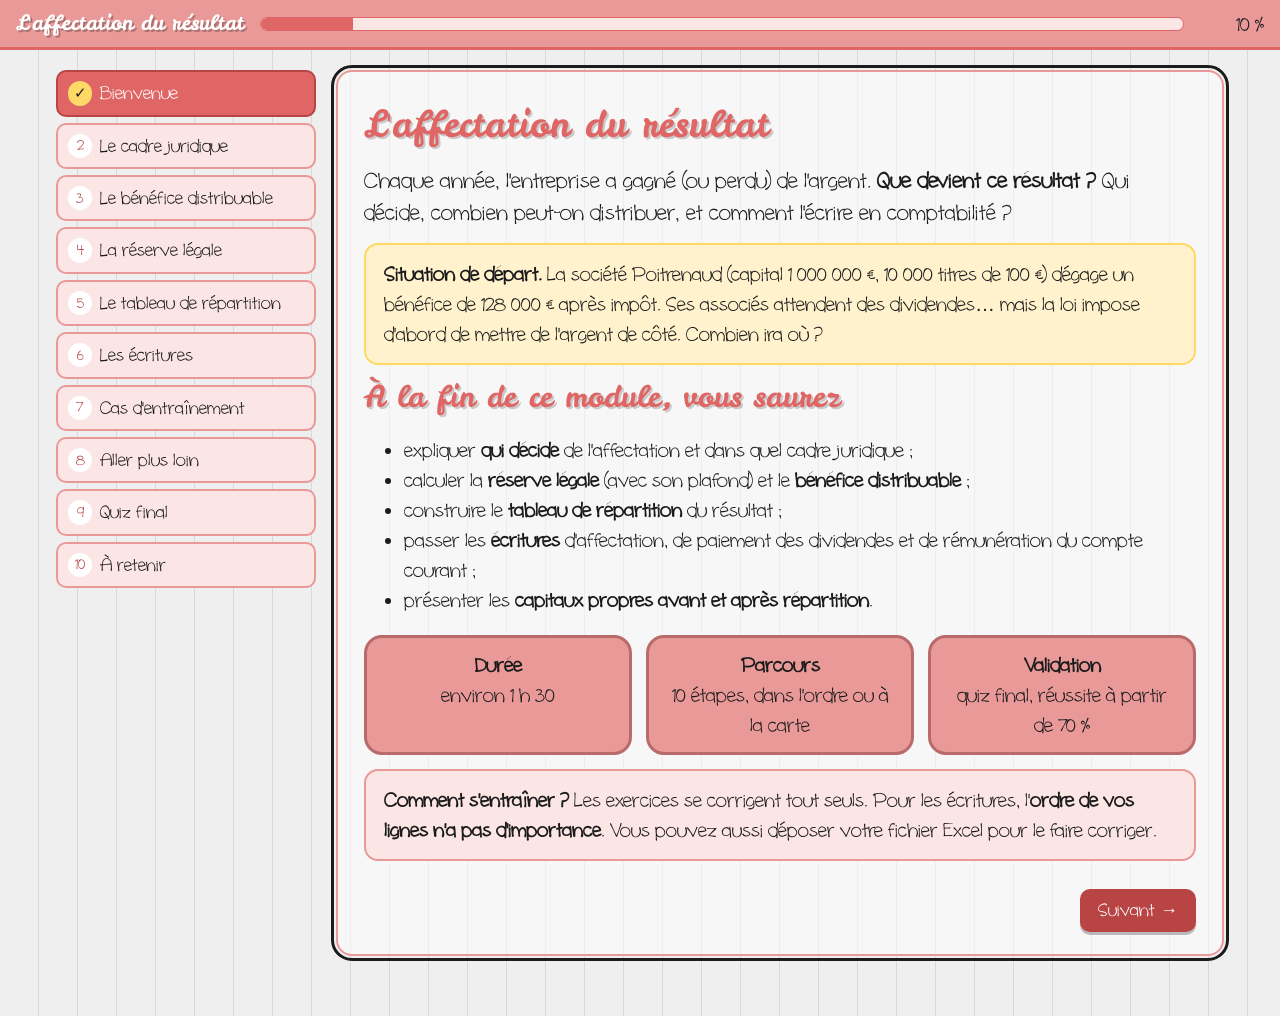
<file: affectation-resultat/index.html>
<!DOCTYPE html>
<html lang="fr">
<head>
<meta charset="utf-8">
<meta name="viewport" content="width=device-width, initial-scale=1">
<title>L'affectation du résultat</title>
<link rel="stylesheet" href="assets/style.css">
</head>
<body>
<header class="top">
  <span class="brand">L'affectation du résultat</span>
  <div class="bar" role="progressbar" aria-label="Progression" aria-valuemin="0" aria-valuemax="100" aria-valuenow="0"><i id="barfill"></i></div>
  <span class="pct" id="pct">0 %</span>
</header>
<div class="layout">
  <nav class="side" id="nav" aria-label="Étapes du module"></nav>
  <main id="main" aria-live="off"></main>
</div>
<noscript><p style="padding:20px">Ce module nécessite JavaScript.</p></noscript>
<script src="assets/xlsx.mini.min.js"></script>
<script src="assets/scorm.js"></script>
<script src="assets/engine.js"></script>
<script src="assets/data.js"></script>
<script src="assets/app.js"></script>
</body>
</html>
</file>
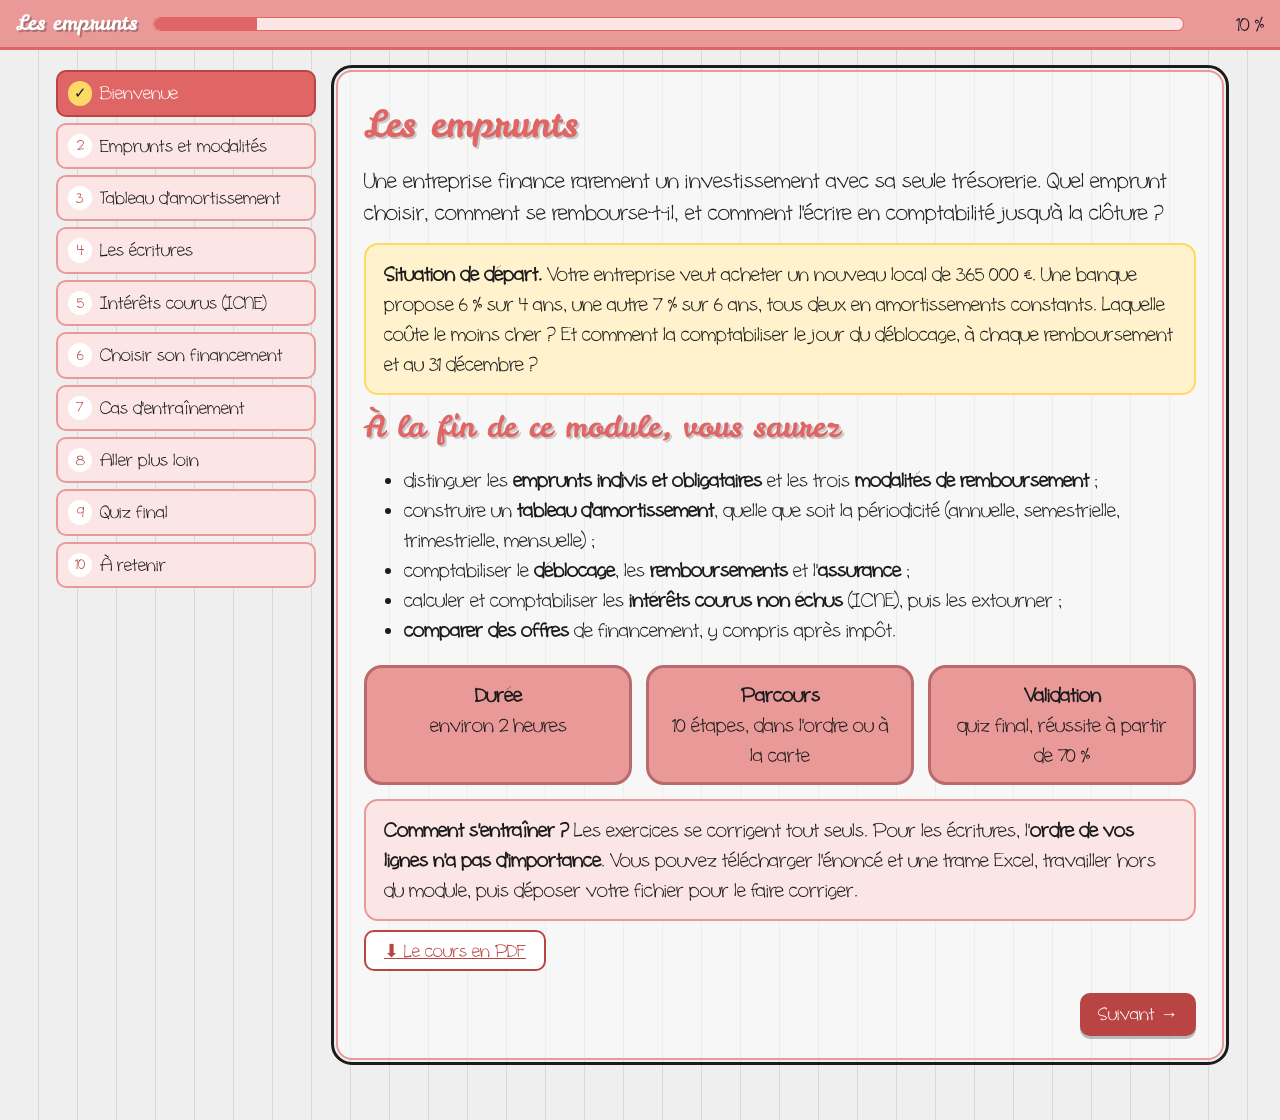
<file: emprunts/index.html>
<!DOCTYPE html>
<html lang="fr">
<head>
<meta charset="utf-8">
<meta name="viewport" content="width=device-width, initial-scale=1">
<title>Les emprunts</title>
<link rel="stylesheet" href="assets/style.css">
</head>
<body>
<header class="top">
  <span class="brand">Les emprunts</span>
  <div class="bar" role="progressbar" aria-label="Progression" aria-valuemin="0" aria-valuemax="100" aria-valuenow="0"><i id="barfill"></i></div>
  <span class="pct" id="pct">0 %</span>
</header>
<div class="layout">
  <nav class="side" id="nav" aria-label="Étapes du module"></nav>
  <main id="main" aria-live="off"></main>
</div>
<noscript><p style="padding:20px">Ce module nécessite JavaScript.</p></noscript>
<script src="assets/xlsx.mini.min.js"></script>
<script src="assets/scorm.js"></script>
<script src="assets/engine.js"></script>
<script src="assets/data.js"></script>
<script src="assets/app.js"></script>
</body>
</html>
</file>
<file: affectation-resultat/assets/style.css>
/* Charte issue du PPTX "L'affectation des résultats" */
@font-face{font-family:"Leckerli One";src:url("fonts/LeckerliOne-Regular.ttf") format("truetype");font-display:swap}
@font-face{font-family:"Cinnamon Cake";src:url("fonts/cinnamon-cake.ttf") format("truetype");font-display:swap}

:root{
  --bg:#EFEFEF; --line:#D9D9D9;
  --coral:#E06666; --coral-dark:#B94444;
  --pink:#EA9999; --pink-2:#F4CCCC; --pink-3:#FCE5E5;
  --yellow:#FFF2CC; --gold:#FFD966;
  --ink:#1b1b1b; --muted:#5b5b5b; --white:#fff;
  --ok:#4f8a4f; --ok-bg:#E3F1E1; --ko:#B94444; --ko-bg:#FBE0E0;
  --title:"Leckerli One","Brush Script MT",cursive;
  --body:"Cinnamon Cake","Patrick Hand","Segoe Print",cursive,sans-serif;
}
*{box-sizing:border-box}
html{font-size:100%}
body{margin:0;color:var(--ink);font-family:var(--body);font-size:1.25rem;line-height:1.5;
  background-color:var(--bg);
  background-image:repeating-linear-gradient(90deg,transparent 0,transparent 38px,var(--line) 38px,var(--line) 39px);
}
h1,h2,h3{font-family:var(--title);color:var(--coral);font-weight:400;line-height:1.2;margin:.2em 0 .5em;
  text-shadow:2px 2px 0 rgba(0,0,0,.18)}
h1{font-size:2.3rem}h2{font-size:1.9rem}h3{font-size:1.4rem}
p{margin:.5em 0}
strong{font-weight:700}
a{color:var(--coral-dark)}

/* ---------- cadre ---------- */
.top{position:sticky;top:0;z-index:5;background:var(--pink);border-bottom:3px solid var(--coral);
  display:flex;align-items:center;gap:16px;padding:8px 16px}
.top .brand{font-family:var(--title);font-size:1.3rem;color:var(--white);text-shadow:2px 2px 0 rgba(0,0,0,.25);white-space:nowrap}
.bar{flex:1;height:14px;background:var(--pink-3);border-radius:8px;overflow:hidden;border:1px solid var(--coral)}
.bar>i{display:block;height:100%;width:0;background:var(--coral);transition:width .3s}
.pct{min-width:3.2em;text-align:right;color:var(--ink)}
.layout{display:grid;grid-template-columns:260px 1fr;gap:20px;max-width:1200px;margin:0 auto;padding:20px 16px 60px}
nav.side{align-self:start;position:sticky;top:64px}
nav.side ol{list-style:none;margin:0;padding:0}
nav.side button{width:100%;text-align:left;font:inherit;font-size:1.1rem;background:var(--pink-3);color:var(--ink);
  border:2px solid var(--pink);border-radius:10px;padding:8px 10px;margin:0 0 6px;cursor:pointer;display:flex;gap:8px;align-items:center}
nav.side button:hover{background:var(--pink-2)}
nav.side button[aria-current="step"]{background:var(--coral);color:var(--white);border-color:var(--coral-dark)}
nav.side .n{flex:none;width:1.6em;height:1.6em;border-radius:50%;background:var(--white);color:var(--coral-dark);
  display:inline-grid;place-items:center;font-size:.95rem}
nav.side button.done .n{background:var(--gold);color:var(--ink)}
nav.side button.done .n::after{content:"✓"}
nav.side button.done .n span{display:none}
main{background:rgba(255,255,255,.55);border:2px solid var(--pink);border-radius:16px;padding:22px 26px;min-width:0}
.pager{display:flex;justify-content:space-between;gap:12px;margin-top:28px;flex-wrap:wrap}

/* ---------- composants ---------- */
.btn{font:inherit;font-size:1.1rem;background:var(--coral-dark);color:var(--white);border:0;border-radius:10px;
  padding:8px 18px;cursor:pointer;box-shadow:0 3px 0 rgba(0,0,0,.25)}
.btn:hover{filter:brightness(1.08)}
.btn:active{transform:translateY(2px);box-shadow:0 1px 0 rgba(0,0,0,.25)}
.btn.alt{background:var(--white);color:var(--coral-dark);border:2px solid var(--coral-dark);box-shadow:none}
.btn[disabled]{opacity:.5;cursor:not-allowed}
:focus-visible{outline:3px solid #1b1b1b;outline-offset:2px}
.card{background:var(--pink-3);border:2px solid var(--pink);border-radius:14px;padding:14px 18px;margin:14px 0}
.card.yellow{background:var(--yellow);border-color:var(--gold)}
.card.gcf{background:var(--yellow);border:2px dashed #C9A227}
.badge{display:inline-block;background:var(--gold);color:var(--ink);border-radius:999px;padding:0 12px;font-size:.95rem;margin-right:8px;vertical-align:middle}
.grid{display:grid;grid-template-columns:repeat(auto-fit,minmax(230px,1fr));gap:14px}
.sticker{background:var(--pink);color:var(--ink);border-radius:18px;border:3px solid #B96A6A;padding:12px 16px;text-align:center}
.lead{font-size:1.35rem}
.formula{background:var(--white);border:2px solid var(--pink);border-radius:12px;padding:12px 18px;margin:12px 0}
.formula .l{display:flex;justify-content:space-between;gap:10px;padding:3px 0;border-bottom:1px dotted var(--pink)}
.formula .l.tot{border-bottom:0;border-top:3px double var(--coral);font-weight:700;background:var(--yellow);margin-top:4px;padding:6px 8px}

table{border-collapse:collapse;width:100%;background:var(--white);margin:10px 0;font-size:1.1rem}
th{background:var(--pink);color:#2a1010;text-align:left;padding:7px 10px;border:1px solid var(--white)}
td{padding:5px 10px;border:1px solid var(--white);background:var(--pink-3);vertical-align:middle}
tr:nth-child(even) td{background:var(--pink-2)}
td.num,th.num{text-align:right;white-space:nowrap}
tr.hl td{background:var(--yellow)}
tr.tot td{font-weight:700;background:var(--gold)}
.scroll{overflow-x:auto}

input[type=text],select{font:inherit;font-size:1.05rem;padding:5px 8px;border:2px solid var(--pink);border-radius:8px;background:var(--white);color:var(--ink);min-width:0}
input.amt{width:9.5em;text-align:right}
input.ok,select.ok{border-color:var(--ok);background:var(--ok-bg)}
input.ko,select.ko{border-color:var(--ko);background:var(--ko-bg)}
label.fld{display:flex;flex-direction:column;gap:2px}
.fb{font-size:1.05rem;margin:8px 0;padding:8px 12px;border-radius:10px}
.fb.ok{background:var(--ok-bg);border:2px solid var(--ok)}
.fb.ko{background:var(--ko-bg);border:2px solid var(--ko)}
.fb.info{background:var(--yellow);border:2px solid var(--gold)}
.fb ul{margin:.3em 0 .3em 1.2em;padding:0}
.mark{font-weight:700}
.mark.ok{color:var(--ok)}.mark.ko{color:var(--ko)}
.tabs{display:flex;gap:8px;margin:10px 0}
.tabs button{font:inherit;font-size:1.1rem;border:2px solid var(--pink);background:var(--pink-3);border-radius:10px 10px 0 0;padding:6px 16px;cursor:pointer}
.tabs button[aria-selected=true]{background:var(--coral);color:var(--white);border-color:var(--coral-dark)}
.flip{perspective:800px}
.flip button{width:100%;min-height:120px;font:inherit;border:2px solid var(--pink);border-radius:14px;background:var(--pink-3);padding:12px;cursor:pointer;text-align:center}
.flip button .acc{font-family:var(--title);color:var(--coral-dark);font-size:1.6rem;display:block}
.flip button .back{display:none}
.flip button.on{background:var(--yellow);border-color:var(--gold)}
.flip button.on .front{display:none}
.flip button.on .back{display:block}
.steps{counter-reset:s;list-style:none;padding:0}
.steps li{counter-increment:s;position:relative;padding:8px 10px 8px 52px;margin:8px 0;background:var(--white);border:2px solid var(--pink);border-radius:12px}
.steps li::before{content:counter(s);position:absolute;left:10px;top:50%;transform:translateY(-50%);width:32px;height:32px;border-radius:50%;
  background:var(--coral-dark);color:#fff;display:grid;place-items:center;font-family:var(--title)}
.q{background:var(--white);border:2px solid var(--pink);border-radius:12px;padding:10px 16px;margin:12px 0}
.q.good{border-color:var(--ok)}.q.bad{border-color:var(--ko)}
.q label{display:block;padding:3px 0;cursor:pointer}
.q .ex{margin-top:6px;font-size:1.05rem}
.score{font-family:var(--title);font-size:2.6rem;color:var(--coral)}
.upl{margin-top:10px;padding:10px 14px;border:2px dashed var(--coral);border-radius:12px;background:var(--white)}
.small{font-size:1rem;color:var(--muted)}
.row{display:flex;gap:10px;flex-wrap:wrap;align-items:center}
.sr{position:absolute;left:-9999px}

@media (max-width:820px){
  .layout{grid-template-columns:1fr;padding:12px 12px 50px}
  nav.side{position:static;min-width:0;max-width:100%}
  main table{display:block;overflow-x:auto}
  nav.side ol{display:flex;gap:6px;overflow-x:auto;padding-bottom:6px}
  nav.side li{flex:none}
  nav.side button{width:auto;white-space:nowrap}
  main{padding:16px 14px}
  .top .brand{display:none}
  h1{font-size:1.9rem}h2{font-size:1.6rem}
  input.amt{width:7.5em}
}
@media print{.top,nav.side,.pager{display:none}.layout{display:block}}
@media (prefers-reduced-motion:reduce){*{transition:none!important}}
</file>
<file: emprunts/assets/style.css>
/* Charte issue du PPTX "L'affectation des résultats" */
@font-face{font-family:"Leckerli One";src:url("fonts/LeckerliOne-Regular.ttf") format("truetype");font-display:swap}
@font-face{font-family:"Cinnamon Cake";src:url("fonts/cinnamon-cake.ttf") format("truetype");font-display:swap}

:root{
  --bg:#EFEFEF; --line:#D9D9D9;
  --coral:#E06666; --coral-dark:#B94444;
  --pink:#EA9999; --pink-2:#F4CCCC; --pink-3:#FCE5E5;
  --yellow:#FFF2CC; --gold:#FFD966;
  --ink:#1b1b1b; --muted:#5b5b5b; --white:#fff;
  --ok:#4f8a4f; --ok-bg:#E3F1E1; --ko:#B94444; --ko-bg:#FBE0E0;
  --title:"Leckerli One","Brush Script MT",cursive;
  --body:"Cinnamon Cake","Patrick Hand","Segoe Print",cursive,sans-serif;
}
*{box-sizing:border-box}
html{font-size:100%}
body{margin:0;color:var(--ink);font-family:var(--body);font-size:1.25rem;line-height:1.5;
  background-color:var(--bg);
  background-image:repeating-linear-gradient(90deg,transparent 0,transparent 38px,var(--line) 38px,var(--line) 39px);
}
h1,h2,h3{font-family:var(--title);color:var(--coral);font-weight:400;line-height:1.2;margin:.2em 0 .5em;
  text-shadow:2px 2px 0 rgba(0,0,0,.18)}
h1{font-size:2.3rem}h2{font-size:1.9rem}h3{font-size:1.4rem}
p{margin:.5em 0}
strong{font-weight:700}
a{color:var(--coral-dark)}

/* ---------- cadre ---------- */
.top{position:sticky;top:0;z-index:5;background:var(--pink);border-bottom:3px solid var(--coral);
  display:flex;align-items:center;gap:16px;padding:8px 16px}
.top .brand{font-family:var(--title);font-size:1.3rem;color:var(--white);text-shadow:2px 2px 0 rgba(0,0,0,.25);white-space:nowrap}
.bar{flex:1;height:14px;background:var(--pink-3);border-radius:8px;overflow:hidden;border:1px solid var(--coral)}
.bar>i{display:block;height:100%;width:0;background:var(--coral);transition:width .3s}
.pct{min-width:3.2em;text-align:right;color:var(--ink)}
.layout{display:grid;grid-template-columns:260px 1fr;gap:20px;max-width:1200px;margin:0 auto;padding:20px 16px 60px}
nav.side{align-self:start;position:sticky;top:64px}
nav.side ol{list-style:none;margin:0;padding:0}
nav.side button{width:100%;text-align:left;font:inherit;font-size:1.1rem;background:var(--pink-3);color:var(--ink);
  border:2px solid var(--pink);border-radius:10px;padding:8px 10px;margin:0 0 6px;cursor:pointer;display:flex;gap:8px;align-items:center}
nav.side button:hover{background:var(--pink-2)}
nav.side button[aria-current="step"]{background:var(--coral);color:var(--white);border-color:var(--coral-dark)}
nav.side .n{flex:none;width:1.6em;height:1.6em;border-radius:50%;background:var(--white);color:var(--coral-dark);
  display:inline-grid;place-items:center;font-size:.95rem}
nav.side button.done .n{background:var(--gold);color:var(--ink)}
nav.side button.done .n::after{content:"✓"}
nav.side button.done .n span{display:none}
main{background:rgba(255,255,255,.55);border:2px solid var(--pink);border-radius:16px;padding:22px 26px;min-width:0}
.pager{display:flex;justify-content:space-between;gap:12px;margin-top:28px;flex-wrap:wrap}

/* ---------- composants ---------- */
.btn{font:inherit;font-size:1.1rem;background:var(--coral-dark);color:var(--white);border:0;border-radius:10px;
  padding:8px 18px;cursor:pointer;box-shadow:0 3px 0 rgba(0,0,0,.25)}
.btn:hover{filter:brightness(1.08)}
.btn:active{transform:translateY(2px);box-shadow:0 1px 0 rgba(0,0,0,.25)}
.btn.alt{background:var(--white);color:var(--coral-dark);border:2px solid var(--coral-dark);box-shadow:none}
.btn[disabled]{opacity:.5;cursor:not-allowed}
:focus-visible{outline:3px solid #1b1b1b;outline-offset:2px}
.card{background:var(--pink-3);border:2px solid var(--pink);border-radius:14px;padding:14px 18px;margin:14px 0}
.card.yellow{background:var(--yellow);border-color:var(--gold)}
.card.gcf{background:var(--yellow);border:2px dashed #C9A227}
.badge{display:inline-block;background:var(--gold);color:var(--ink);border-radius:999px;padding:0 12px;font-size:.95rem;margin-right:8px;vertical-align:middle}
.grid{display:grid;grid-template-columns:repeat(auto-fit,minmax(230px,1fr));gap:14px}
.sticker{background:var(--pink);color:var(--ink);border-radius:18px;border:3px solid #B96A6A;padding:12px 16px;text-align:center}
.lead{font-size:1.35rem}
.formula{background:var(--white);border:2px solid var(--pink);border-radius:12px;padding:12px 18px;margin:12px 0}
.formula .l{display:flex;justify-content:space-between;gap:10px;padding:3px 0;border-bottom:1px dotted var(--pink)}
.formula .l.tot{border-bottom:0;border-top:3px double var(--coral);font-weight:700;background:var(--yellow);margin-top:4px;padding:6px 8px}

table{border-collapse:collapse;width:100%;background:var(--white);margin:10px 0;font-size:1.1rem}
th{background:var(--pink);color:#2a1010;text-align:left;padding:7px 10px;border:1px solid var(--white)}
td{padding:5px 10px;border:1px solid var(--white);background:var(--pink-3);vertical-align:middle}
tr:nth-child(even) td{background:var(--pink-2)}
td.num,th.num{text-align:right;white-space:nowrap}
tr.hl td{background:var(--yellow)}
tr.tot td{font-weight:700;background:var(--gold)}
.scroll{overflow-x:auto}

input[type=text],select{font:inherit;font-size:1.05rem;padding:5px 8px;border:2px solid var(--pink);border-radius:8px;background:var(--white);color:var(--ink);min-width:0}
input.amt{width:9.5em;text-align:right}
input.ok,select.ok{border-color:var(--ok);background:var(--ok-bg)}
input.ko,select.ko{border-color:var(--ko);background:var(--ko-bg)}
label.fld{display:flex;flex-direction:column;gap:2px}
.fb{font-size:1.05rem;margin:8px 0;padding:8px 12px;border-radius:10px}
.fb.ok{background:var(--ok-bg);border:2px solid var(--ok)}
.fb.ko{background:var(--ko-bg);border:2px solid var(--ko)}
.fb.info{background:var(--yellow);border:2px solid var(--gold)}
.fb ul{margin:.3em 0 .3em 1.2em;padding:0}
.mark{font-weight:700}
.mark.ok{color:var(--ok)}.mark.ko{color:var(--ko)}
.tabs{display:flex;gap:8px;margin:10px 0}
.tabs button{font:inherit;font-size:1.1rem;border:2px solid var(--pink);background:var(--pink-3);border-radius:10px 10px 0 0;padding:6px 16px;cursor:pointer}
.tabs button[aria-selected=true]{background:var(--coral);color:var(--white);border-color:var(--coral-dark)}
.flip{perspective:800px}
.flip button{width:100%;min-height:120px;font:inherit;border:2px solid var(--pink);border-radius:14px;background:var(--pink-3);padding:12px;cursor:pointer;text-align:center}
.flip button .acc{font-family:var(--title);color:var(--coral-dark);font-size:1.6rem;display:block}
.flip button .back{display:none}
.flip button.on{background:var(--yellow);border-color:var(--gold)}
.flip button.on .front{display:none}
.flip button.on .back{display:block}
.steps{counter-reset:s;list-style:none;padding:0}
.steps li{counter-increment:s;position:relative;padding:8px 10px 8px 52px;margin:8px 0;background:var(--white);border:2px solid var(--pink);border-radius:12px}
.steps li::before{content:counter(s);position:absolute;left:10px;top:50%;transform:translateY(-50%);width:32px;height:32px;border-radius:50%;
  background:var(--coral-dark);color:#fff;display:grid;place-items:center;font-family:var(--title)}
.q{background:var(--white);border:2px solid var(--pink);border-radius:12px;padding:10px 16px;margin:12px 0}
.q.good{border-color:var(--ok)}.q.bad{border-color:var(--ko)}
.q label{display:block;padding:3px 0;cursor:pointer}
.q .ex{margin-top:6px;font-size:1.05rem}
.score{font-family:var(--title);font-size:2.6rem;color:var(--coral)}
.upl{margin-top:10px;padding:10px 14px;border:2px dashed var(--coral);border-radius:12px;background:var(--white)}
.small{font-size:1rem;color:var(--muted)}
.row{display:flex;gap:10px;flex-wrap:wrap;align-items:center}
.sr{position:absolute;left:-9999px}

@media (max-width:820px){
  .layout{grid-template-columns:1fr;padding:12px 12px 50px}
  nav.side{position:static;min-width:0;max-width:100%}
  main table{display:block;overflow-x:auto}
  nav.side ol{display:flex;gap:6px;overflow-x:auto;padding-bottom:6px}
  nav.side li{flex:none}
  nav.side button{width:auto;white-space:nowrap}
  main{padding:16px 14px}
  .top .brand{display:none}
  h1{font-size:1.9rem}h2{font-size:1.6rem}
  input.amt{width:7.5em}
}
@media print{.top,nav.side,.pager{display:none}.layout{display:block}}
@media (prefers-reduced-motion:reduce){*{transition:none!important}}
</file>
